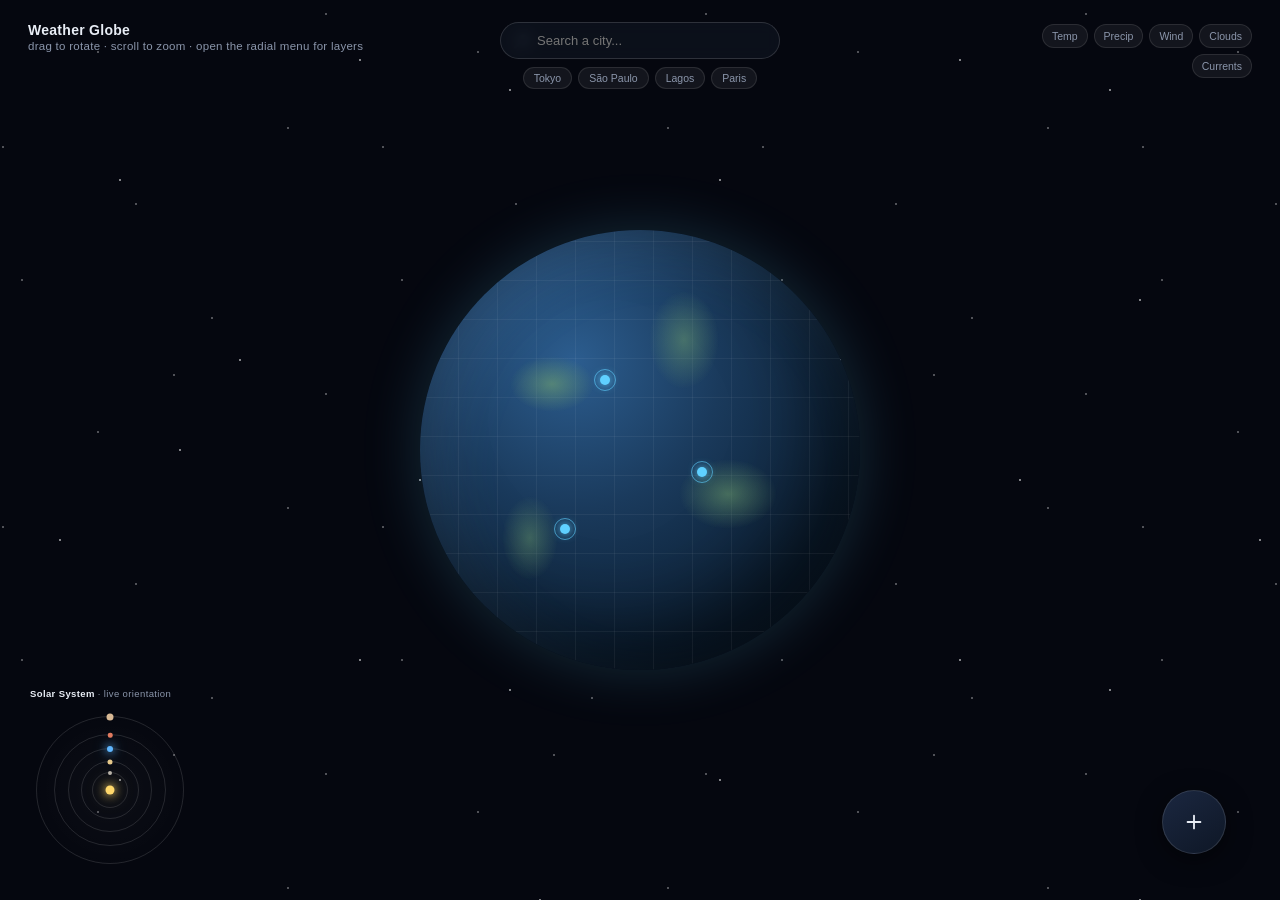
<file: weather-globe-mockup.html>
<!DOCTYPE html>
<html lang="en">
<head>
<meta charset="UTF-8">
<title>3D Globe Weather — Radial UI Mockup</title>
<style>
  :root{
    --bg-deep:#05070f;
    --panel-bg: rgba(15,20,32,0.86);
    --accent:#5fd0ff;
    --temp:#ff8a4c;
    --precip:#4ca3ff;
    --wind:#7bffb0;
    --cloud:#cfe3ff;
    --current:#2de0c9;
    --text:#e8edf5;
    --text-dim:#8b96ab;
  }
  *{box-sizing:border-box;}
  html,body{margin:0;height:100%;background:var(--bg-deep);overflow:hidden;font-family:-apple-system,BlinkMacSystemFont,'Segoe UI',sans-serif;color:var(--text);}
  .stage{position:relative;width:100%;height:100vh;display:flex;align-items:center;justify-content:center;}

  /* starfield, two layers for parallax twinkle */
  .stars, .stars2{position:absolute;inset:0;background-image:
      radial-gradient(1px 1px at 20% 30%, #fff 100%, transparent),
      radial-gradient(1px 1px at 70% 80%, #fff 100%, transparent),
      radial-gradient(1px 1px at 40% 60%, #fff 100%, transparent),
      radial-gradient(1px 1px at 85% 15%, #fff 100%, transparent),
      radial-gradient(1px 1px at 10% 90%, #fff 100%, transparent),
      radial-gradient(1px 1px at 60% 10%, #fff 100%, transparent),
      radial-gradient(1px 1px at 90% 50%, #fff 100%, transparent),
      radial-gradient(1px 1px at 30% 75%, #fff 100%, transparent);
    background-size: 600px 600px;}
  .stars{opacity:0.5;animation:twinkle 5s ease-in-out infinite;}
  .stars2{opacity:0.3;background-size:380px 380px;background-position:60px 90px;animation:twinkle 7s ease-in-out infinite reverse;}
  @keyframes twinkle{0%,100%{opacity:0.55;}50%{opacity:0.22;}}

  /* globe */
  .globe-wrap{position:relative;width:440px;height:440px;perspective:1200px;transition:transform .25s ease;}
  .globe{
    width:100%;height:100%;border-radius:50%;position:relative;
    background:
      radial-gradient(circle at 35% 30%, #2c5d8f 0%, #1a3a5c 35%, #0c1f33 70%, #060f1c 100%);
    box-shadow: 0 0 60px rgba(95,208,255,0.18), inset -30px -30px 80px rgba(0,0,0,0.55), inset 20px 20px 60px rgba(140,200,255,0.12);
    overflow:hidden;
    animation: autorotate 32s linear infinite, glow 6s ease-in-out infinite;
  }
  .globe.dragging{animation-play-state:paused;}
  @keyframes autorotate{ from{ transform: rotateY(0deg);} to{ transform: rotateY(360deg);} }
  @keyframes glow{0%,100%{box-shadow:0 0 60px rgba(95,208,255,0.18), inset -30px -30px 80px rgba(0,0,0,0.55), inset 20px 20px 60px rgba(140,200,255,0.12);}50%{box-shadow:0 0 90px rgba(95,208,255,0.3), inset -30px -30px 80px rgba(0,0,0,0.55), inset 20px 20px 60px rgba(140,200,255,0.18);}}

  .globe-grid{
    position:absolute;inset:0;border-radius:50%;
    background-image: repeating-linear-gradient(0deg, transparent 0 38px, rgba(255,255,255,0.05) 38px 39px),
                       repeating-linear-gradient(90deg, transparent 0 38px, rgba(255,255,255,0.05) 38px 39px);
    animation: spin 38s linear infinite;
    mix-blend-mode: screen;
  }
  .continents{
    position:absolute;inset:0;border-radius:50%;
    background:
      radial-gradient(ellipse 60px 40px at 30% 35%, rgba(120,170,110,0.55), transparent 70%),
      radial-gradient(ellipse 50px 70px at 60% 25%, rgba(120,170,110,0.45), transparent 70%),
      radial-gradient(ellipse 70px 50px at 70% 60%, rgba(120,170,110,0.5), transparent 70%),
      radial-gradient(ellipse 40px 60px at 25% 70%, rgba(120,170,110,0.4), transparent 70%);
    animation: spin 38s linear infinite;
  }
  @keyframes spin{ from{ transform: rotate(0deg);} to{ transform: rotate(360deg);} }

  /* layer overlays toggled by radial menu */
  .layer{position:absolute;inset:0;border-radius:50%;opacity:0;transition:opacity .5s ease;pointer-events:none;}
  .layer.temp{background: radial-gradient(circle at 40% 35%, rgba(255,138,76,0.55), transparent 55%), radial-gradient(circle at 65% 60%, rgba(255,70,70,0.4), transparent 60%);}
  .layer.precip{background: radial-gradient(circle at 30% 60%, rgba(76,163,255,0.5), transparent 55%), radial-gradient(circle at 70% 30%, rgba(76,163,255,0.35), transparent 55%);}
  .layer.wind{background-image: repeating-linear-gradient(115deg, rgba(123,255,176,0.45) 0 2px, transparent 2px 26px); background-size:200% 200%; animation: windflow 4s linear infinite;}
  @keyframes windflow{ from{background-position:0 0;} to{background-position:-120px 60px;} }

  /* clouds: drifting blobs */
  .layer.clouds{
    background-image:
      radial-gradient(ellipse 70px 30px at 20% 30%, rgba(255,255,255,0.7), transparent 70%),
      radial-gradient(ellipse 90px 36px at 60% 20%, rgba(255,255,255,0.55), transparent 70%),
      radial-gradient(ellipse 60px 26px at 80% 55%, rgba(255,255,255,0.5), transparent 70%),
      radial-gradient(ellipse 80px 30px at 35% 70%, rgba(255,255,255,0.45), transparent 70%),
      radial-gradient(ellipse 50px 22px at 10% 85%, rgba(255,255,255,0.4), transparent 70%);
    background-size:160% 160%;
    animation: clouddrift 18s linear infinite;
    filter: blur(1px);
  }
  @keyframes clouddrift{ from{background-position:0% 0%;} to{background-position:-160% 40%;} }

  /* ocean currents: animated flow lines via SVG dash offset, see svg below */
  .layer.currents{}
  .currents-svg{position:absolute;inset:0;width:100%;height:100%;opacity:0;transition:opacity .5s ease;pointer-events:none;}
  .currents-svg.active{opacity:1;}
  .currents-svg path{fill:none;stroke:var(--current);stroke-width:1.4;stroke-linecap:round;opacity:0.75;stroke-dasharray:6 10;animation:flow 2.4s linear infinite;}
  .currents-svg path.p2{animation-duration:3.1s;animation-direction:reverse;opacity:0.55;}
  .currents-svg path.p3{animation-duration:1.9s;opacity:0.6;}
  @keyframes flow{ to{ stroke-dashoffset:-32; } }

  .layer.active{opacity:1;}

  /* markers */
  .marker{position:absolute;width:10px;height:10px;border-radius:50%;background:var(--accent);box-shadow:0 0 10px var(--accent);cursor:pointer;transform:translate(-50%,-50%);}
  .marker::after{content:'';position:absolute;inset:-6px;border-radius:50%;border:1px solid var(--accent);opacity:0.6;animation:ping 2.2s ease-out infinite;}
  @keyframes ping{0%{transform:scale(0.6);opacity:0.8;}100%{transform:scale(2.4);opacity:0;}}
  .marker.m1{top:34%;left:42%;} .marker.m2{top:55%;left:64%;} .marker.m3{top:68%;left:33%;}
  .marker.selected{background:#fff;box-shadow:0 0 14px #fff,0 0 24px var(--accent);}

  /* top label */
  .title{position:absolute;top:22px;left:28px;font-size:14px;font-weight:600;color:var(--text);letter-spacing:.02em;}
  .title span{color:var(--text-dim);font-weight:400;display:block;font-size:11.5px;margin-top:2px;transition:opacity .2s;}

  /* search bar, top center */
  .search-wrap{position:absolute;top:22px;left:50%;transform:translateX(-50%);width:280px;z-index:6;}
  .search-box{position:relative;}
  .search-box input{
    width:100%;padding:10px 14px 10px 36px;border-radius:999px;border:1px solid rgba(255,255,255,0.14);
    background:rgba(15,20,32,0.7);color:var(--text);font-size:13px;outline:none;backdrop-filter:blur(8px);
    transition:border-color .25s,box-shadow .25s;
  }
  .search-box input:focus{border-color:var(--accent);box-shadow:0 0 0 4px rgba(95,208,255,0.12);}
  .search-box .sic{position:absolute;left:13px;top:50%;transform:translateY(-50%);font-size:13px;opacity:0.6;}
  .suggestions{display:flex;gap:6px;justify-content:center;margin-top:8px;flex-wrap:wrap;}
  .chip{font-size:10.5px;padding:4px 10px;border-radius:999px;background:rgba(255,255,255,0.06);border:1px solid rgba(255,255,255,0.1);color:var(--text-dim);cursor:pointer;transition:all .2s;}
  .chip:hover{color:var(--text);border-color:var(--accent);background:rgba(95,208,255,0.1);}

  /* active layer pill */
  .active-pill{position:absolute;top:24px;right:28px;display:flex;gap:6px;flex-wrap:wrap;max-width:230px;justify-content:flex-end;}
  .pill{font-size:10.5px;padding:5px 9px;border-radius:999px;background:rgba(255,255,255,0.06);border:1px solid rgba(255,255,255,0.1);color:var(--text-dim);transition:all .3s;}
  .pill.on{color:#06121a;font-weight:600;}
  .pill.temp.on{background:var(--temp);border-color:var(--temp);}
  .pill.precip.on{background:var(--precip);border-color:var(--precip);}
  .pill.wind.on{background:var(--wind);border-color:var(--wind);}
  .pill.clouds.on{background:var(--cloud);border-color:var(--cloud);}
  .pill.currents.on{background:var(--current);border-color:var(--current);}

  /* ---- radial menu ---- */
  .radial-root{position:absolute;bottom:46px;right:54px;width:64px;height:64px;}
  .fab{
    width:64px;height:64px;border-radius:50%;background:linear-gradient(145deg,#1b2740,#0e1726);
    border:1px solid rgba(255,255,255,0.12);display:flex;align-items:center;justify-content:center;
    cursor:pointer;box-shadow:0 6px 24px rgba(0,0,0,0.5), 0 0 0 0 rgba(95,208,255,0.4);
    transition: transform .35s cubic-bezier(.34,1.56,.64,1), box-shadow .35s ease, background .35s ease;
    position:relative;z-index:5;
    animation: fabPulse 3.2s ease-in-out infinite;
  }
  @keyframes fabPulse{0%,100%{box-shadow:0 6px 24px rgba(0,0,0,0.5), 0 0 0 0 rgba(95,208,255,0.25);}50%{box-shadow:0 6px 24px rgba(0,0,0,0.5), 0 0 0 9px rgba(95,208,255,0.08);}}
  .radial-root.open .fab{animation:none;}
  .fab:hover{box-shadow:0 6px 24px rgba(0,0,0,0.5), 0 0 0 6px rgba(95,208,255,0.12);}
  .fab svg{transition:transform .4s cubic-bezier(.34,1.56,.64,1);}
  .radial-root.open .fab{transform:rotate(45deg);background:linear-gradient(145deg,#26344f,#121d30);}

  .spoke{
    position:absolute;top:32px;left:32px;width:52px;height:52px;border-radius:50%;
    display:flex;align-items:center;justify-content:center;flex-direction:column;
    background:var(--panel-bg);border:1px solid rgba(255,255,255,0.1);
    transform:translate(-50%,-50%) scale(0);opacity:0;
    transition: transform .45s cubic-bezier(.34,1.56,.64,1), opacity .25s ease, background .25s ease, border-color .25s ease;
    cursor:pointer; z-index:4; backdrop-filter:blur(6px);
  }
  .spoke .ic{font-size:16px;line-height:1;}
  .spoke .lb{font-size:8px;margin-top:2px;color:var(--text-dim);letter-spacing:.02em;}
  .radial-root.open .spoke{opacity:1;}
  .radial-root.open .spoke.s1{transform:translate(-50%,-50%) translate(-10px,-120px) scale(1); transition-delay:.02s;}
  .radial-root.open .spoke.s2{transform:translate(-50%,-50%) translate(-51px,-109px) scale(1); transition-delay:.06s;}
  .radial-root.open .spoke.s3{transform:translate(-50%,-50%) translate(-85px,-85px) scale(1); transition-delay:.10s;}
  .radial-root.open .spoke.s4{transform:translate(-50%,-50%) translate(-109px,-51px) scale(1); transition-delay:.14s;}
  .radial-root.open .spoke.s5{transform:translate(-50%,-50%) translate(-120px,-10px) scale(1); transition-delay:.18s;}
  .radial-root.open .spoke.s6{transform:translate(-50%,-50%) translate(-116px,31px) scale(1); transition-delay:.22s;}

  .spoke.active{border-color:var(--accent);}
  .spoke.s1.active{background:rgba(255,138,76,0.25);border-color:var(--temp);}
  .spoke.s2.active{background:rgba(76,163,255,0.25);border-color:var(--precip);}
  .spoke.s3.active{background:rgba(123,255,176,0.25);border-color:var(--wind);}
  .spoke.s4.active{background:rgba(207,227,255,0.25);border-color:var(--cloud);}
  .spoke.s5.active{background:rgba(45,224,201,0.25);border-color:var(--current);}

  /* detail panel */
  .detail{
    position:absolute;top:0;right:0;height:100%;width:310px;background:var(--panel-bg);
    border-left:1px solid rgba(255,255,255,0.08);
    transform:translateX(100%);transition:transform .45s cubic-bezier(.2,.8,.2,1);
    padding:26px 22px;backdrop-filter:blur(10px);z-index:8;overflow-y:auto;
  }
  .detail.open{transform:translateX(0);}
  .detail h3{margin:0 0 2px;font-size:18px;}
  .detail .sub{font-size:12px;color:var(--text-dim);margin-bottom:18px;}
  .detail .big{font-size:42px;font-weight:300;margin:6px 0;transition:opacity .15s;}
  .detail .row{display:flex;justify-content:space-between;padding:10px 0;border-bottom:1px solid rgba(255,255,255,0.06);font-size:13px;}
  .detail .row span:first-child{color:var(--text-dim);}
  .detail .close{position:absolute;top:18px;right:18px;cursor:pointer;color:var(--text-dim);font-size:18px;}

  /* time slider */
  .timeblock{margin-top:20px;padding-top:16px;border-top:1px solid rgba(255,255,255,0.08);}
  .timeblock .tlabel{font-size:11px;color:var(--text-dim);margin-bottom:10px;display:flex;justify-content:space-between;}
  .timeblock .tlabel b{color:var(--accent);font-weight:600;}
  input[type=range]{width:100%;-webkit-appearance:none;height:4px;border-radius:2px;background:rgba(255,255,255,0.12);outline:none;}
  input[type=range]::-webkit-slider-thumb{-webkit-appearance:none;width:16px;height:16px;border-radius:50%;background:var(--accent);box-shadow:0 0 8px var(--accent);cursor:pointer;transition:transform .15s;}
  input[type=range]::-webkit-slider-thumb:hover{transform:scale(1.2);}
  .ticks{display:flex;justify-content:space-between;margin-top:6px;font-size:9.5px;color:var(--text-dim);}

  /* ---- orrery: live solar-system orientation widget ---- */
  .orrery-wrap{position:absolute;bottom:30px;left:30px;width:160px;height:160px;z-index:3;}
  .orrery-label{position:absolute;top:-22px;left:0;font-size:9.5px;color:var(--text-dim);letter-spacing:.04em;}
  .orrery-label b{color:var(--text);}
  .orrery{position:relative;width:100%;height:100%;border-radius:50%;background:radial-gradient(circle, rgba(255,255,255,0.03), transparent 70%);}
  .sun{position:absolute;top:50%;left:50%;width:9px;height:9px;border-radius:50%;background:#ffd86b;box-shadow:0 0 10px #ffd86b,0 0 18px rgba(255,216,107,0.6);transform:translate(-50%,-50%);}
  .orbit{position:absolute;top:50%;left:50%;border:1px solid rgba(255,255,255,0.12);border-radius:50%;transform-origin:center;}
  .orbit .planet{position:absolute;top:0;left:50%;border-radius:50%;transform:translate(-50%,-50%);}
  .o-mercury{width:36px;height:36px;margin:-18px 0 0 -18px;animation:orb 7s linear infinite;}
  .o-venus{width:58px;height:58px;margin:-29px 0 0 -29px;animation:orb 11s linear infinite;}
  .o-earth{width:84px;height:84px;margin:-42px 0 0 -42px;animation:orb 18s linear infinite;}
  .o-mars{width:112px;height:112px;margin:-56px 0 0 -56px;animation:orb 34s linear infinite;}
  .o-jupiter{width:148px;height:148px;margin:-74px 0 0 -74px;animation:orb 70s linear infinite;}
  @keyframes orb{ from{transform:rotate(0deg);} to{transform:rotate(360deg);} }
  .p-mercury{width:4px;height:4px;background:#b9b3a8;}
  .p-venus{width:5px;height:5px;background:#e8c989;}
  .p-earth{width:6px;height:6px;background:#5fb6ff;box-shadow:0 0 8px #5fb6ff,0 0 14px rgba(95,182,255,0.7);}
  .p-mars{width:4.5px;height:4.5px;background:#e07a5f;}
  .p-jupiter{width:7px;height:7px;background:#d8b894;}

  /* hidden state notice when fab open, dim background slightly */
  .scrim{position:absolute;inset:0;background:transparent;transition:background .3s;pointer-events:none;z-index:2;}
</style>
</head>
<body>
<div class="stage">
  <div class="stars"></div>
  <div class="stars2"></div>
  <div class="scrim" id="scrim"></div>

  <div class="title">Weather Globe <span id="statusLine">drag to rotate · scroll to zoom · open the radial menu for layers</span></div>

  <div class="search-wrap">
    <div class="search-box">
      <span class="sic">🔎</span>
      <input id="searchInput" list="cityList" placeholder="Search a city...">
      <datalist id="cityList">
        <option value="Tokyo"><option value="São Paulo"><option value="Lagos"><option value="Paris">
      </datalist>
    </div>
    <div class="suggestions">
      <div class="chip" data-city="Tokyo">Tokyo</div>
      <div class="chip" data-city="São Paulo">São Paulo</div>
      <div class="chip" data-city="Lagos">Lagos</div>
      <div class="chip" data-city="Paris">Paris</div>
    </div>
  </div>

  <div class="active-pill">
    <div class="pill temp" id="pillTemp">Temp</div>
    <div class="pill precip" id="pillPrecip">Precip</div>
    <div class="pill wind" id="pillWind">Wind</div>
    <div class="pill clouds" id="pillClouds">Clouds</div>
    <div class="pill currents" id="pillCurrents">Currents</div>
  </div>

  <div class="globe-wrap" id="globeWrap">
    <div class="globe" id="globe">
      <div class="globe-grid"></div>
      <div class="continents"></div>
      <div class="layer temp" id="layerTemp"></div>
      <div class="layer precip" id="layerPrecip"></div>
      <div class="layer wind" id="layerWind"></div>
      <div class="layer clouds" id="layerClouds"></div>
      <svg class="currents-svg" id="layerCurrents" viewBox="0 0 100 100">
        <path class="p1" d="M5,60 Q25,50 45,62 T90,55"/>
        <path class="p2" d="M2,75 Q30,82 55,72 T95,78"/>
        <path class="p3" d="M8,20 Q28,28 50,18 T92,24"/>
      </svg>
      <div class="marker m1" data-name="Tokyo" data-temp="24" data-cond="Light rain" data-wind="12 km/h"></div>
      <div class="marker m2" data-name="São Paulo" data-temp="29" data-cond="Partly cloudy" data-wind="8 km/h"></div>
      <div class="marker m3" data-name="Lagos" data-temp="31" data-cond="Clear" data-wind="15 km/h"></div>
    </div>
  </div>

  <!-- orrery: live planetary orientation -->
  <div class="orrery-wrap">
    <div class="orrery-label"><b>Solar System</b> · live orientation</div>
    <div class="orrery">
      <div class="sun"></div>
      <div class="orbit o-mercury"><div class="planet p-mercury"></div></div>
      <div class="orbit o-venus"><div class="planet p-venus"></div></div>
      <div class="orbit o-earth"><div class="planet p-earth"></div></div>
      <div class="orbit o-mars"><div class="planet p-mars"></div></div>
      <div class="orbit o-jupiter"><div class="planet p-jupiter"></div></div>
    </div>
  </div>

  <!-- radial menu -->
  <div class="radial-root" id="radialRoot">
    <div class="spoke s1" data-layer="temp" id="spokeTemp"><div class="ic">🌡️</div><div class="lb">TEMP</div></div>
    <div class="spoke s2" data-layer="precip" id="spokePrecip"><div class="ic">🌧️</div><div class="lb">RAIN</div></div>
    <div class="spoke s3" data-layer="wind" id="spokeWind"><div class="ic">💨</div><div class="lb">WIND</div></div>
    <div class="spoke s4" data-layer="clouds" id="spokeClouds"><div class="ic">☁️</div><div class="lb">CLOUD</div></div>
    <div class="spoke s5" data-layer="currents" id="spokeCurrents"><div class="ic">🌊</div><div class="lb">CURR</div></div>
    <div class="spoke s6" data-layer="reset" id="spokeReset"><div class="ic">⨯</div><div class="lb">CLEAR</div></div>
    <div class="fab" id="fab">
      <svg width="22" height="22" viewBox="0 0 24 24" fill="none"><path d="M12 5v14M5 12h14" stroke="#e8edf5" stroke-width="2" stroke-linecap="round"/></svg>
    </div>
  </div>

  <!-- detail panel -->
  <div class="detail" id="detail">
    <div class="close" id="detailClose">✕</div>
    <h3 id="dName">Tokyo</h3>
    <div class="sub" id="dSub">Local conditions · now</div>
    <div class="big" id="dTemp">24°C</div>
    <div class="row"><span>Condition</span><span id="dCond">Light rain</span></div>
    <div class="row"><span>Wind</span><span id="dWind">12 km/h</span></div>
    <div class="row"><span>Humidity</span><span id="dHum">71%</span></div>
    <div class="row"><span>Precipitation</span><span id="dPrecip">2.4 mm</span></div>

    <div class="timeblock">
      <div class="tlabel">Forecast scrub <b id="tNow">Now</b></div>
      <input type="range" id="timeSlider" min="0" max="8" step="1" value="0">
      <div class="ticks"><span>Now</span><span>+12h</span><span>+24h</span><span>+36h</span><span>+48h</span></div>
    </div>
  </div>
</div>

<script>
  const root = document.getElementById('radialRoot');
  const scrim = document.getElementById('scrim');
  document.getElementById('fab').addEventListener('click', () => {
    root.classList.toggle('open');
    scrim.style.background = root.classList.contains('open') ? 'rgba(0,0,0,0.15)' : 'transparent';
  });

  const layers = {
    temp: { el: document.getElementById('layerTemp'), spoke: document.getElementById('spokeTemp'), pill: document.getElementById('pillTemp') },
    precip: { el: document.getElementById('layerPrecip'), spoke: document.getElementById('spokePrecip'), pill: document.getElementById('pillPrecip') },
    wind: { el: document.getElementById('layerWind'), spoke: document.getElementById('spokeWind'), pill: document.getElementById('pillWind') },
    clouds: { el: document.getElementById('layerClouds'), spoke: document.getElementById('spokeClouds'), pill: document.getElementById('pillClouds') },
    currents: { el: document.getElementById('layerCurrents'), spoke: document.getElementById('spokeCurrents'), pill: document.getElementById('pillCurrents') },
  };
  const statusLine = document.getElementById('statusLine');

  function updateStatus(){
    const on = Object.keys(layers).filter(k => layers[k].el.classList.contains('active'));
    statusLine.textContent = on.length ? `layers active: ${on.join(', ')}` : 'drag to rotate · scroll to zoom · open the radial menu for layers';
  }

  document.querySelectorAll('.spoke').forEach(spoke => {
    spoke.addEventListener('click', (e) => {
      e.stopPropagation();
      const key = spoke.dataset.layer;
      if (key === 'reset') {
        Object.values(layers).forEach(l => { l.el.classList.remove('active'); l.spoke.classList.remove('active'); l.pill.classList.remove('on'); });
      } else {
        const l = layers[key];
        l.el.classList.toggle('active');
        l.spoke.classList.toggle('active');
        l.pill.classList.toggle('on');
      }
      updateStatus();
    });
  });

  // ---- city data + time slider ----
  const cityData = {
    'Tokyo':     { lat:'34%', lon:'42%', base:24, cond:['Light rain','Light rain','Cloudy','Cloudy','Clear','Clear','Partly cloudy','Light rain','Cloudy'], wind:[12,11,14,10,9,13,15,12,11], hum:71 },
    'São Paulo': { lat:'55%', lon:'64%', base:29, cond:['Partly cloudy','Partly cloudy','Clear','Clear','Thunderstorms','Thunderstorms','Cloudy','Partly cloudy','Clear'], wind:[8,9,7,10,18,16,9,8,7], hum:64 },
    'Lagos':     { lat:'68%', lon:'33%', base:31, cond:['Clear','Clear','Hazy','Hazy','Clear','Partly cloudy','Clear','Clear','Hazy'], wind:[15,14,16,13,12,15,17,14,13], hum:58 },
    'Paris':     { lat:'28%', lon:'50%', base:19, cond:['Cloudy','Light rain','Light rain','Cloudy','Clear','Clear','Cloudy','Light rain','Cloudy'], wind:[10,12,11,9,8,10,13,11,9], hum:68 },
  };
  const tempDeltas = [0,-1,-2,-3,1,2,0,-1,-2]; // shape of temp curve across 9 timepoints (0..48h, step 6h)
  const tlabels = ['Now','+6h','+12h','+18h','+24h','+30h','+36h','+42h','+48h'];

  const detail = document.getElementById('detail');
  const dName = document.getElementById('dName');
  const dTemp = document.getElementById('dTemp');
  const dCond = document.getElementById('dCond');
  const dWind = document.getElementById('dWind');
  const dHum = document.getElementById('dHum');
  const dSub = document.getElementById('dSub');
  const tNow = document.getElementById('tNow');
  const slider = document.getElementById('timeSlider');
  let currentCity = null;

  function renderCityAt(idx){
    if (!currentCity) return;
    const c = cityData[currentCity];
    const t = c.base + tempDeltas[idx];
    dTemp.style.opacity = 0;
    setTimeout(() => {
      dTemp.textContent = `${t}°C`;
      dCond.textContent = c.cond[idx];
      dWind.textContent = `${c.wind[idx]} km/h`;
      dHum.textContent = `${c.hum - idx}%`;
      dTemp.style.opacity = 1;
    }, 90);
    tNow.textContent = tlabels[idx];
    dSub.textContent = idx === 0 ? 'Local conditions · now' : `Forecast · ${tlabels[idx]} from now`;
  }

  function openCity(name){
    currentCity = name;
    const c = cityData[name];
    if (!c) return;
    document.querySelectorAll('.marker').forEach(m => m.classList.toggle('selected', m.dataset.name === name));
    dName.textContent = name;
    slider.value = 0;
    renderCityAt(0);
    detail.classList.add('open');
  }

  slider.addEventListener('input', () => renderCityAt(parseInt(slider.value, 10)));

  document.querySelectorAll('.marker').forEach(m => {
    m.addEventListener('click', (e) => { e.stopPropagation(); openCity(m.dataset.name); });
  });
  document.querySelectorAll('.chip').forEach(chip => {
    chip.addEventListener('click', () => { document.getElementById('searchInput').value = chip.dataset.city; openCity(chip.dataset.city); });
  });
  document.getElementById('searchInput').addEventListener('change', (e) => {
    if (cityData[e.target.value]) openCity(e.target.value);
  });
  document.getElementById('detailClose').addEventListener('click', () => detail.classList.remove('open'));

  // close radial menu when clicking elsewhere on stage
  document.querySelector('.stage').addEventListener('click', (e) => {
    if (!root.contains(e.target)) { root.classList.remove('open'); scrim.style.background = 'transparent'; }
  });

  // drag-to-rotate (pauses ambient auto-rotation while dragging)
  const globe = document.getElementById('globe');
  let dragging = false, lastX = 0, rotY = 0;
  globe.addEventListener('mousedown', (e) => { dragging = true; lastX = e.clientX; globe.classList.add('dragging'); });
  window.addEventListener('mouseup', () => { dragging = false; globe.classList.remove('dragging'); });
  window.addEventListener('mousemove', (e) => {
    if (!dragging) return;
    rotY += (e.clientX - lastX) * 0.3;
    lastX = e.clientX;
    globe.style.transform = `rotateY(${rotY}deg)`;
  });
  globe.addEventListener('wheel', (e) => {
    e.preventDefault();
    const wrap = document.getElementById('globeWrap');
    const current = parseFloat((wrap.style.transform || '').replace(/[^0-9.]/g,'') || 1) || 1;
    let next = current + (e.deltaY < 0 ? 0.06 : -0.06);
    next = Math.min(1.6, Math.max(0.7, next));
    wrap.style.transform = `scale(${next})`;
  }, { passive:false });
</script>
</body>
</html>
</file>
